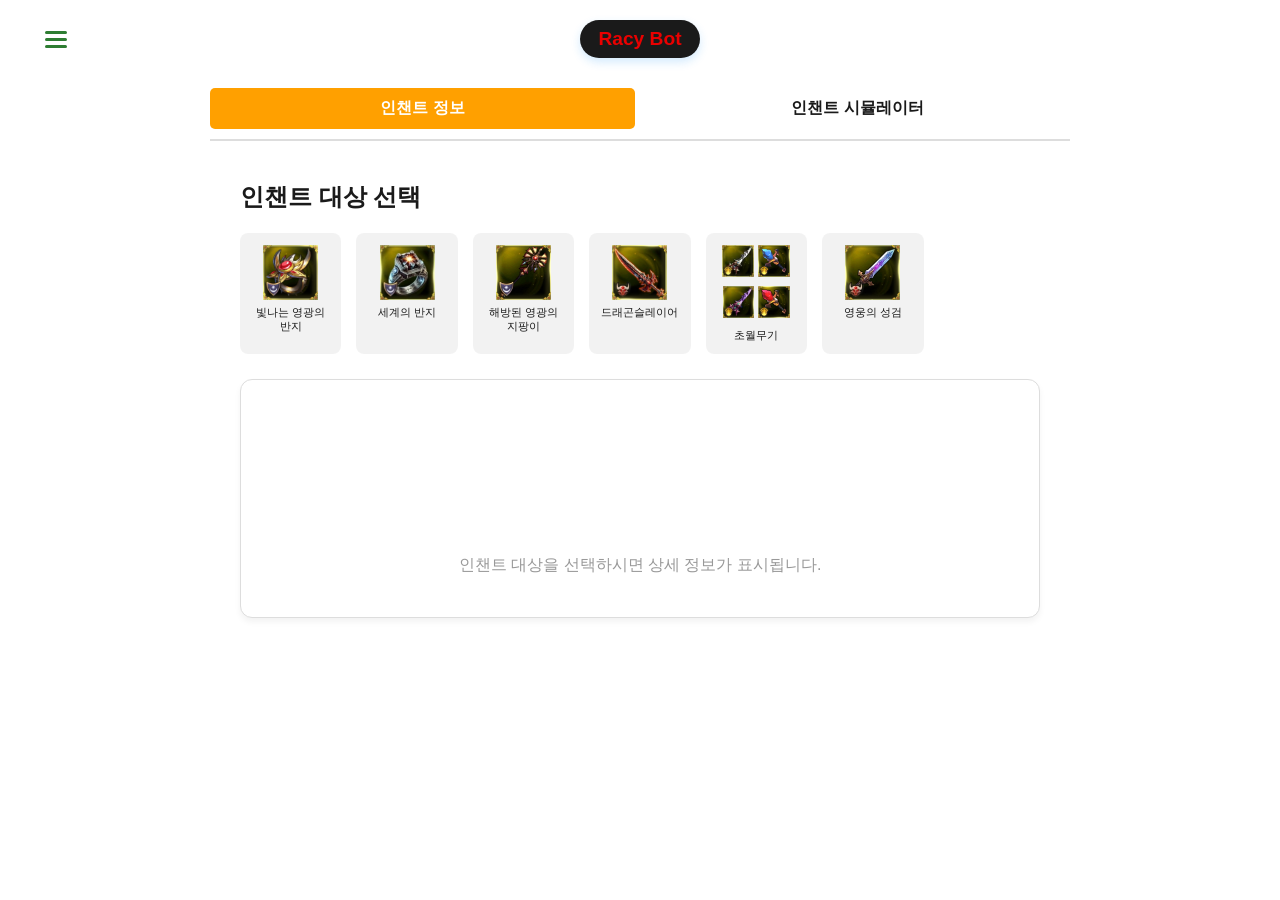
<file: enchant.html>
<!DOCTYPE html>
<html lang="ko">

<head>
    <meta charset="UTF-8">
    <meta name="viewport" content="width=device-width, initial-scale=1.0">
    <title>RacyBot</title>
    <link rel="stylesheet" href="style.css">
    <link rel="icon" href="./favicon.png" type="image/png">
</head>

<body>
    <header class="main-header">
        <div class="header-inner">
            <div class="nav-section left">
                <button class="hamburger-btn" onclick="toggleNavMenu()">
                    <span class="bar"></span>
                    <span class="bar"></span>
                    <span class="bar"></span>
                </button>

                <div id="navDropdown" class="nav-content">
                    <a href="statcalc.html">레벨 포인트</a>
                    <a href="hero-legend.html">영웅 강화</a>
                    <a href="hero-skill.html">영웅 스킬</a>
                    <a href="one-level.html">유일 레벨</a>
                    <a href="enchant.html">인챈트</a>

                    <div class="menu-dark-mode">
                        <span class="theme-text">Dark Mode</span>
                        <label class="theme-switch">
                            <input type="checkbox" id="darkModeToggle">
                            <div class="slider round"></div>
                        </label>
                    </div>
                </div>
            </div>

            <div class="nav-section center">
                <a href="index.html" class="logo-badge">Racy Bot</a>
            </div>

            <div class="nav-section right"></div>
        </div>
    </header>

    <div class="container">
        <div class="tab-menu">
            <button class="tab-btn active" onclick="switchTab('info-tab')">인챈트 정보</button>
            <button class="tab-btn" onclick="switchTab('sim-tab')">인챈트 시뮬레이터</button>
        </div>

        <div id="info-tab" class="tab-content active">
            <div class="enchant-layout">
                <aside class="enchant-list-side">
                    <h2>인챈트 대상 선택</h2>
                    <div id="enchant-item-list" class="enchant-grid">
                    </div>
                </aside>

                <main class="enchant-detail-side">
                    <div id="enchant-detail-card" class="detail-card">
                        <p class="placeholder-text">인챈트 대상을 선택하시면 상세 정보가 표시됩니다.</p>
                    </div>
                </main>
            </div>
        </div>

        <div id="sim-tab" class="tab-content">
            <div class="simulator-layout">
                <!-- 기존 sim-selector-zone 영역을 찾아서 아래 코드로 교체하세요 -->
                <div class="sim-selector-zone"
                    style="margin-bottom: 20px; font-size: 1.05rem; display: flex; align-items: center; justify-content: space-between; flex-wrap: wrap; gap: 10px;">
                    <div>
                        <label for="sim-target-select" style="font-weight: bold;">대상 아이템 선택 : </label>
                        <select id="sim-target-select" onchange="initSimulator()">
                        </select>
                    </div>

                    <!-- ✨ 이펙트 On/Off 토글 추가 -->
                    <div style="display: flex; align-items: center; gap: 10px;">
                        <span style="font-size: 0.95rem; font-weight: bold; color: var(--text);">이펙트 표시</span>
                        <label class="theme-switch">
                            <input type="checkbox" id="sim-effect-toggle" onchange="document.getElementById('sim-result-display').classList.toggle('effects-on', this.checked)">
                            <div class="slider round"></div>
                        </label>
                    </div>
                </div>
                <div class="sim-main-box">
                    <div class="sim-craft-section">
                        <div id="sim-materials-display" class="sim-materials">
                        </div>
                        <button class="action-btn" onclick="runSimulation()">인챈트 시작</button>
                    </div>
                    <div class="sim-result-section">
                        <div id="sim-result-display" class="sim-result-card">
                            <p class="placeholder-text" style="color: gray; font-size: 0.95rem;">대상 아이템을 선택하고 인챈트 버튼을
                                누르면 랜덤 옵션 결과가 표시됩니다.</p>
                        </div>
                    </div>
                </div>
            </div>
        </div>
    </div>

    <script src="enchant.js"></script>


    <script src="script.js"></script>
</body>

</html>
</file>
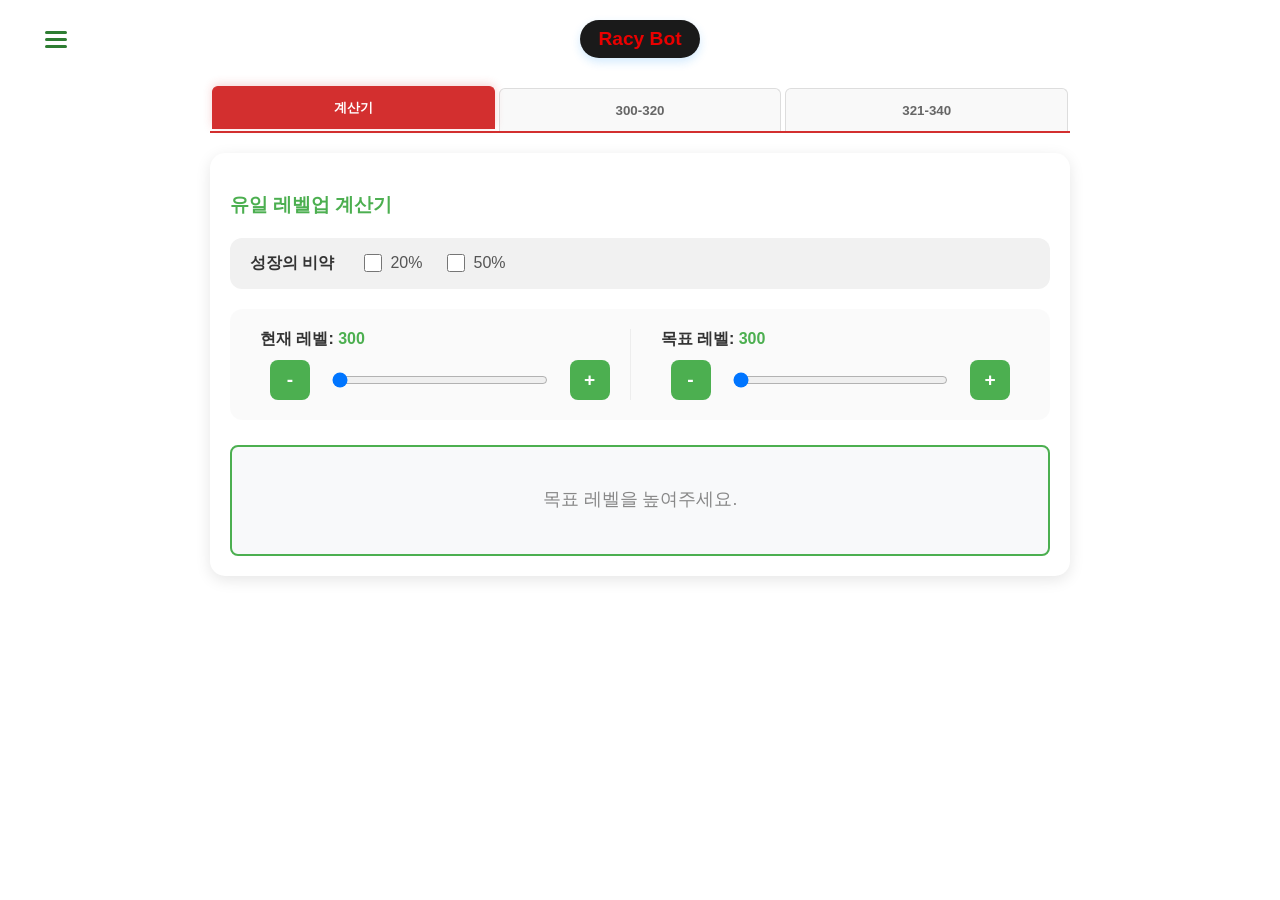
<file: one-level.html>
<!DOCTYPE html>
<html lang="ko">

<head>
    <meta charset="UTF-8">
    <meta name="viewport" content="width=device-width, initial-scale=1.0">
    <title>RacyBot</title>
    <link rel="stylesheet" href="style.css">
    <link rel="icon" href="./favicon.png" type="image/png">
</head>

<body>
    <header class="main-header">
        <div class="header-inner">
            <div class="nav-section left">
                <button class="hamburger-btn" onclick="toggleNavMenu()">
                    <span class="bar"></span>
                    <span class="bar"></span>
                    <span class="bar"></span>
                </button>

                <div id="navDropdown" class="nav-content">
                    <a href="statcalc.html">레벨 포인트</a>
                    <a href="hero-legend.html">영웅 강화</a>
                    <a href="hero-skill.html">영웅 스킬</a>
                    <a href="one-level.html">유일 레벨</a>
                    <a href="enchant.html">인챈트</a>

                    <div class="menu-dark-mode">
                        <span class="theme-text">Dark Mode</span>
                        <label class="theme-switch">
                            <input type="checkbox" id="darkModeToggle">
                            <div class="slider round"></div>
                        </label>
                    </div>
                </div>
            </div>

            <div class="nav-section center">
                <a href="index.html" class="logo-badge">Racy Bot</a>
            </div>

            <div class="nav-section right"></div>
        </div>
    </header>

    <div class="container">
        <div class="tab-container one-page-tabs">
            <button class="one-tab-btn active" onclick="changeOneTab('계산', this)">계산기</button>
            <button class="one-tab-btn" onclick="changeOneTab('300', this)">300-320</button>
            <button class="one-tab-btn" onclick="changeOneTab('321', this)">321-340</button>
        </div>

        <div id="one-table-view" class="view-section" style="display: none;">
            <div class="one-table-wrapper">
                <table class="one-level-table">
                    <thead>
                        <tr id="one-table-head"></tr>
                    </thead>
                    <tbody id="one-table-body"></tbody>
                </table>
            </div>
        </div>

        <div id="one-calc-view" class="view-section">
            <div class="calc-card">
                <h3 style="color: #4CAF50; margin-bottom: 20px;">유일 레벨업 계산기</h3>

                <div class="potion-row">
                    <label class="potion-title">성장의 비약</label>
                    <div class="potion-options">
                        <label class="potion-item">
                            <input type="checkbox" class="dc-check" value="0.2" onclick="handleOneDcCheck(this)">
                            <span>20%</span>
                        </label>
                        <label class="potion-item">
                            <input type="checkbox" class="dc-check" value="0.5" onclick="handleOneDcCheck(this)">
                            <span>50%</span>
                        </label>
                    </div>
                </div>

                <div class="level-container">
                    <div class="level-box">
                        <label class="level-label">현재 레벨: <span id="displayCurr">300</span></label>
                        <div class="slider-wrapper">
                            <button class="adjust-btn" onclick="adjustOneLv('curr', -1)">-</button>
                            <input type="range" id="sliderCurr" min="300" max="340" value="300"
                                oninput="syncOneLv('curr')">
                            <button class="adjust-btn" onclick="adjustOneLv('curr', 1)">+</button>
                        </div>
                    </div>

                    <div class="level-box">
                        <label class="level-label">목표 레벨: <span id="displayTarget">300</span></label>
                        <div class="slider-wrapper">
                            <button class="adjust-btn" onclick="adjustOneLv('target', -1)">-</button>
                            <input type="range" id="sliderTarget" min="300" max="340" value="300"
                                oninput="syncOneLv('target')">
                            <button class="adjust-btn" onclick="adjustOneLv('target', 1)">+</button>
                        </div>
                    </div>
                </div>

                <div id="one-calc-result" class="result-box" style="margin-top: 25px; border: 2px solid #4CAF50;">
                </div>
            </div>
        </div>

        <div id="one-table-view" class="view-section" style="display: none;">
            <div class="table-container">
                <table class="upgrade-table">
                    <thead>
                        <tr id="one-table-head"></tr>
                    </thead>
                    <tbody id="one-table-body"></tbody>
                </table>
            </div>
        </div>
    </div>

    <script src="script.js"></script>
</body>

</html>
</file>
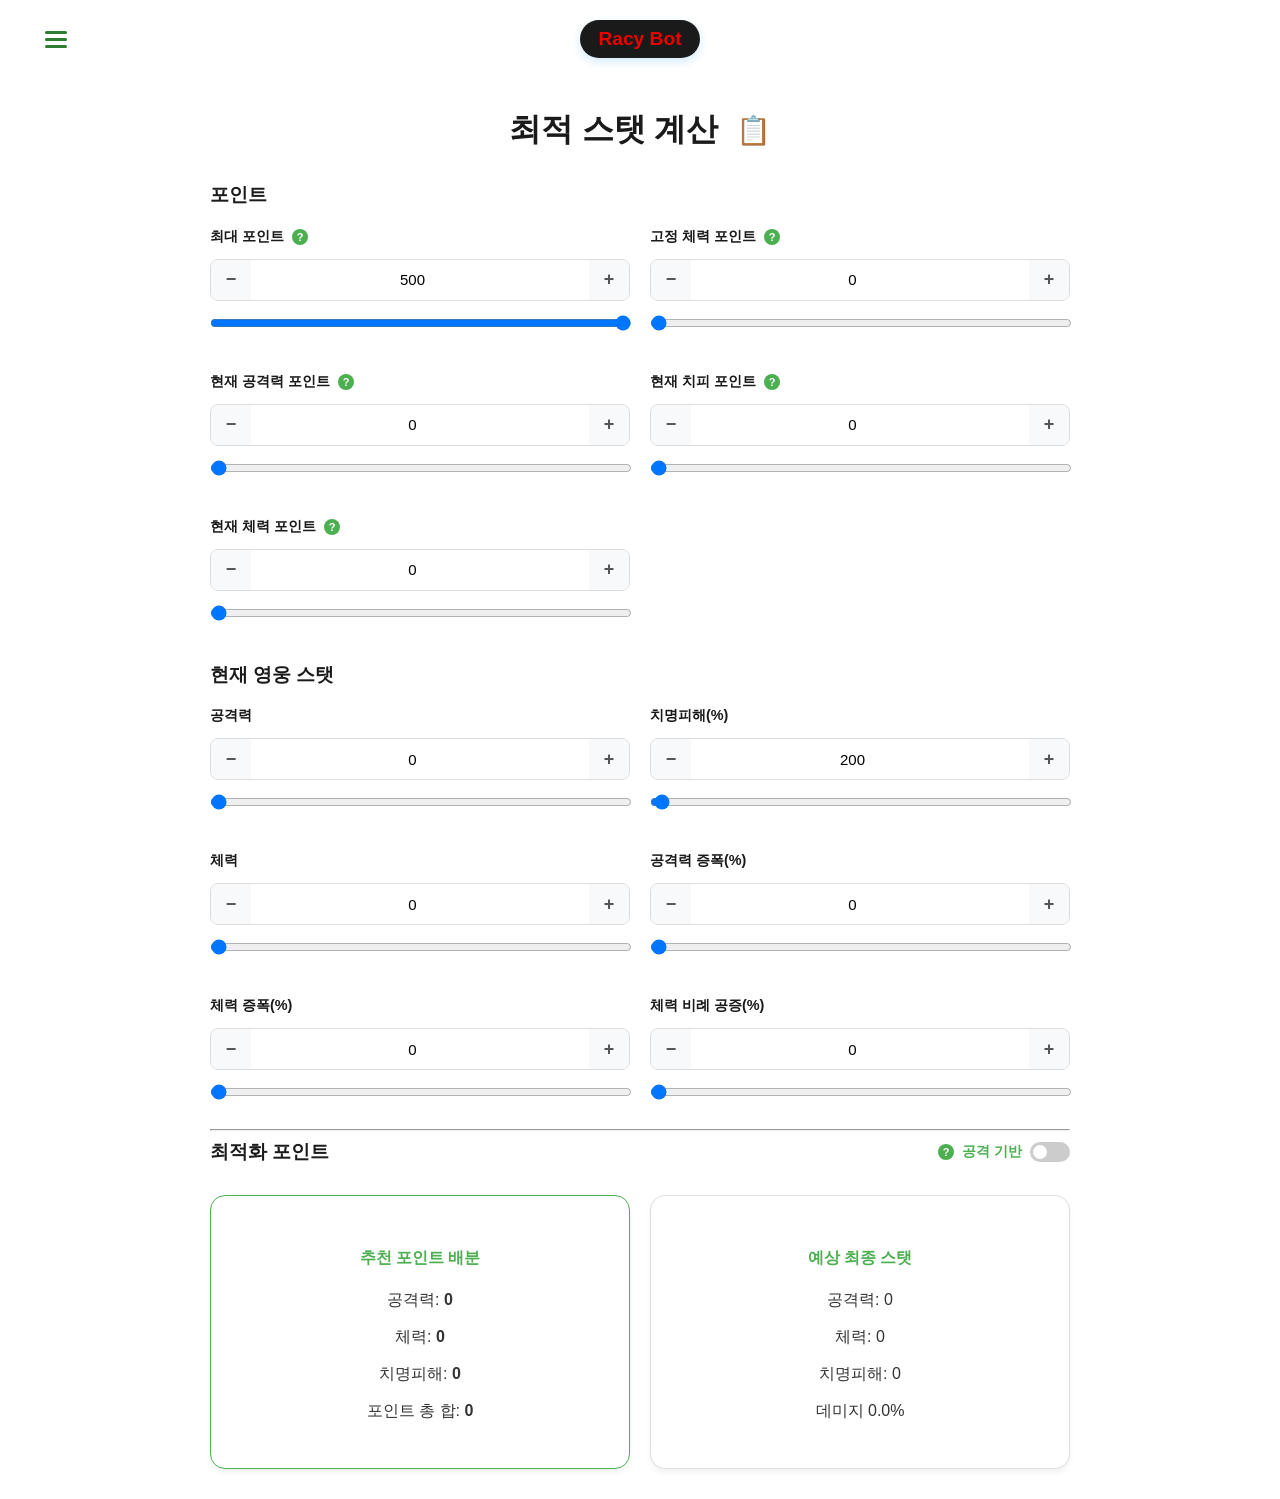
<file: statcalc.html>
<!DOCTYPE html>
<html lang="ko">

<head>
    <meta charset="UTF-8">
    <meta name="viewport" content="width=device-width, initial-scale=1.0">
    <title>RacyBot</title>
    <link rel="stylesheet" href="style.css">
    <link rel="icon" href="./favicon.png" type="image/png">
</head>

<body>
    <header class="main-header">
        <div class="header-inner">
            <div class="nav-section left">
                <button class="hamburger-btn" onclick="toggleNavMenu()">
                    <span class="bar"></span>
                    <span class="bar"></span>
                    <span class="bar"></span>
                </button>

                <div id="navDropdown" class="nav-content">
                    <a href="statcalc.html">레벨 포인트</a>
                    <a href="hero-legend.html">영웅 강화</a>
                    <a href="hero-skill.html">영웅 스킬</a>
                    <a href="one-level.html">유일 레벨</a>
                    <a href="enchant.html">인챈트</a>

                    <div class="menu-dark-mode">
                        <span class="theme-text">Dark Mode</span>
                        <label class="theme-switch">
                            <input type="checkbox" id="darkModeToggle">
                            <div class="slider round"></div>
                        </label>
                    </div>
                </div>
            </div>

            <div class="nav-section center">
                <a href="index.html" class="logo-badge">Racy Bot</a>
            </div>

            <div class="nav-section right"></div>
        </div>
    </header>


    <div class="container">
        <h1 class="main-title">최적 스탯 계산
            <span class="notice-badge" onclick="openModal()">📋</span>
        </h1>
        <section class="input-section">
            <h3>포인트 </h3>
            <!-- <h3>포인트 <span class="info-icon large-icon" data-tooltip="유일 영웅의 경우 기본 포인트 제외해야 함">?</span></h3> -->
            <div class="input-grid">
                <div class="input-item">
                    <label>최대 포인트 <span class="info-icon" data-tooltip="사용 가능한 최대 포인트">?</span></label>
                    <div class="control-wrapper">
                        <button type="button" class="btn-minus" onclick="stepUpdate('maxPoints', -1)">−</button>
                        <input type="number" id="maxPoints" value="500" min="0" max="500">
                        <button type="button" class="btn-plus" onclick="stepUpdate('maxPoints', 1)">+</button>
                    </div>
                    <input type="range" class="range-slider" min="0" max="500" step="1" value="500"
                        oninput="document.getElementById('maxPoints').value = this.value; calculateStats();">
                </div>
                <div class="input-item">
                    <label>고정 체력 포인트 <span class="info-icon"
                            data-tooltip="체력이 일정 이상 필요 할 때 고정하고 싶은 체력 포인트">?</span></label>
                    <div class="control-wrapper">
                        <button type="button" class="btn-minus" onclick="stepUpdate('fixedHpPoints', -1)">−</button>
                        <input type="number" id="fixedHpPoints" value="0" min="0" max="500">
                        <button type="button" class="btn-plus" onclick="stepUpdate('fixedHpPoints', 1)">+</button>
                    </div>
                    <input type="range" class="range-slider" min="0" max="500" step="1" value="0"
                        oninput="document.getElementById('fixedHpPoints').value = this.value; calculateStats();">
                </div>

                <div class="input-item">
                    <label>현재 공격력 포인트 <span class="info-icon" data-tooltip="현재 영웅의 공격력 포인트">?</span></label>
                    <div class="control-wrapper">
                        <button type="button" class="btn-minus" onclick="stepUpdate('attackPoints', -1)">−</button>
                        <input type="number" id="attackPoints" value="0" min="0" max="500">
                        <button type="button" class="btn-plus" onclick="stepUpdate('attackPoints', 1)">+</button>
                    </div>
                    <input type="range" class="range-slider" min="0" max="500" step="1" value="0"
                        oninput="document.getElementById('attackPoints').value = this.value; calculateStats();">
                </div>

                <div class="input-item">
                    <label>현재 치피 포인트 <span class="info-icon" data-tooltip="현재 영웅의 치명피해 포인트">?</span></label>
                    <div class="control-wrapper">
                        <button type="button" class="btn-minus" onclick="stepUpdate('critDamagePoints', -1)">−</button>
                        <input type="number" id="critDamagePoints" value="0" min="0" max="500">
                        <button type="button" class="btn-plus" onclick="stepUpdate('critDamagePoints', 1)">+</button>
                    </div>
                    <input type="range" class="range-slider" min="0" max="500" step="1" value="0"
                        oninput="document.getElementById('critDamagePoints').value = this.value; calculateStats();">
                </div>

                <div class="input-item">
                    <label>현재 체력 포인트 <span class="info-icon" data-tooltip="현재 영웅의 체력 포인트">?</span></label>
                    <div class="control-wrapper">
                        <button type="button" class="btn-minus" onclick="stepUpdate('hpPoints', -1)">−</button>
                        <input type="number" id="hpPoints" value="0" min="0" max="500">
                        <button type="button" class="btn-plus" onclick="stepUpdate('hpPoints', 1)">+</button>
                    </div>
                    <input type="range" class="range-slider" min="0" max="500" step="1" value="0"
                        oninput="document.getElementById('hpPoints').value = this.value; calculateStats();">
                </div>
            </div>

            <h3 style="margin-top: 20px;">현재 영웅 스탯</h3>
            <div class="input-grid">
                <div class="input-item">
                    <label>공격력</label>
                    <div class="control-wrapper">
                        <button type="button" class="btn-minus" onclick="stepUpdate('currentAttack', -1)">−</button>
                        <input type="number" id="currentAttack" value="0" min="0" max="30000000">
                        <button type="button" class="btn-plus" onclick="stepUpdate('currentAttack', 1)">+</button>
                    </div>
                    <input type="range" class="range-slider" min="0" max="30000000" step="10" value="0"
                        oninput="document.getElementById('currentAttack').value = this.value; calculateStats();">
                </div>

                <div class="input-item">
                    <label>치명피해(%)</label>
                    <div class="control-wrapper">
                        <button type="button" class="btn-minus" onclick="stepUpdate('currentCritDamage', -1)">−</button>
                        <input type="number" id="currentCritDamage" value="200" min="0" max="15000">
                        <button type="button" class="btn-plus" onclick="stepUpdate('currentCritDamage', 1)">+</button>
                    </div>
                    <input type="range" class="range-slider" min="100" max="15000" step="1" value="200"
                        oninput="document.getElementById('currentCritDamage').value = this.value; calculateStats();">
                </div>

                <div class="input-item">
                    <label>체력</label>
                    <div class="control-wrapper">
                        <button type="button" class="btn-minus" onclick="stepUpdate('currentHp', -1)">−</button>
                        <input type="number" id="currentHp" value="0" min="0" max="10000000">
                        <button type="button" class="btn-plus" onclick="stepUpdate('currentHp', 1)">+</button>
                    </div>
                    <input type="range" class="range-slider" min="0" max="10000000" step="1" value="0"
                        oninput="document.getElementById('currentHp').value = this.value; calculateStats();">
                </div>

                <div class="input-item">
                    <label>공격력 증폭(%)</label>
                    <div class="control-wrapper">
                        <button type="button" class="btn-minus" onclick="stepUpdate('attackMultiplier', -1)">−</button>
                        <input type="number" id="attackMultiplier" value="0" min="0" max="600" step="0.1">
                        <button type="button" class="btn-plus" onclick="stepUpdate('attackMultiplier', 1)">+</button>
                    </div>
                    <input type="range" class="range-slider" min="0" max="600" step="0.1" value="0"
                        oninput="document.getElementById('attackMultiplier').value = this.value; calculateStats();">
                </div>

                <div class="input-item">
                    <label>체력 증폭(%)</label>
                    <div class="control-wrapper">
                        <button type="button" class="btn-minus" onclick="stepUpdate('hpMultiplier', -1)">−</button>
                        <input type="number" id="hpMultiplier" value="0" min="0" max="70" step="0.1">
                        <button type="button" class="btn-plus" onclick="stepUpdate('hpMultiplier', 1)">+</button>
                    </div>
                    <input type="range" class="range-slider" min="0" max="70" step="0.1" value="0"
                        oninput="document.getElementById('hpMultiplier').value = this.value; calculateStats();">
                </div>

                <div class="input-item">
                    <label>체력 비례 공증(%)</label>
                    <div class="control-wrapper">
                        <button type="button" class="btn-minus" onclick="stepUpdate('attackScalingByHp', -1)">−</button>
                        <input type="number" id="attackScalingByHp" value="0" min="0" max="15" step="0.1">
                        <button type="button" class="btn-plus" onclick="stepUpdate('attackScalingByHp', 1)">+</button>
                    </div>
                    <input type="range" class="range-slider" min="0" max="15" step="0.1" value="0"
                        oninput="document.getElementById('attackScalingByHp').value = this.value; calculateStats();">
                </div>
            </div>
        </section>

        <hr>

        <section class="result-section">
            <div style="display: flex; justify-content: space-between; align-items: center; margin-bottom: 15px;">
                <h3 style="margin: 0;">최적화 포인트</h3>
                <div style="display: flex; align-items: center; gap: 8px;">
                    <span class="info-icon" data-tooltip="딜탱이라 공격력 대신 체력을 찍을 경우 체크 / 체력 기반일 경우 체비공 입력 필수">?</span>
                    <span id="modeText" style="font-size: 0.85em; font-weight: bold; color: #4CAF50;">공격 기반</span>
                    <label class="switch" style="position: relative; display: inline-block; width: 40px; height: 20px;">
                        <input type="checkbox" id="calcModeToggle" onchange="toggleCalcMode()"
                            style="opacity: 0; width: 0; height: 0;">
                        <span class="slider-toggle"></span>
                    </label>
                </div>
            </div>

            <div class="menu-grid">
                <div class="menu-tile" style="cursor: default; border-color: #4CAF50;">
                    <h4 style="color: #4CAF50;">추천 포인트 배분</h4>
                    <p>공격력: <strong id="finalAtkPoints">0</strong></p>
                    <p>체력: <strong id="finalHpPoints">0</strong></p>
                    <p>치명피해: <strong id="finalCritPoints">0</strong></p>
                    <p>포인트 총 합: <strong id="finalSumPoints">0</strong></p>
                </div>
                <div class="menu-tile" style="cursor: default;">
                    <h4 style="color: #4CAF50;">예상 최종 스탯</h4>
                    <p>공격력: <span id="finalAtkStat">0</span></p>
                    <p>체력: <span id="finalHpStat">0</span></p>
                    <p>치명피해: <span id="finalCritStat">0</span></p>
                    <p>데미지 <span id="finalDamageIncreaseRate">0.0%</span></p>
                </div>
            </div>
        </section>
    </div>
    <div id="guideModal" class="modal">
        <div class="modal-content">
            <span class="close-btn" onclick="closeModal()">&times;</span>
            <h3 style="color: var(--primary); margin-top: 0;">Commnet</h3>
            <hr>
            <div class="modal-body" style="text-align: left; line-height: 1.7;">
                <p>데미지는 공격력과 치명피해에 비례 관계인 것을 바탕으로 계산되었습니다.</p>
                <p>방어 무시 데미지는 치명타 데미지 대비 미미한 수준으로 가정합니다.</p>
                <p>아이템이나 스킬의 효과에 의한 버프는 계산에 포함되지 않습니다.</p>
                <p>결과값 차이가 크지 않다면 현재 스탯을 유지하셔도 무방합니다.</p>
                <p>유일 등급 영웅은 기본 포인트를 제외하고 입력해야 합니다.</p>
                <p>포인트 초기화 기능이 별도로 있으니, 스탯 재분배를 위해 레벨 초기화를 하지 않도록 주의해 주세요.</p>
            </div>
        </div>
    </div>

    <script src="script.js"></script>
</body>

</html>
</file>
<file: style.css>
/* 1. 기본 설정 (Global) */
:root {
    /* 라이트 모드 변수 정의 */
    --card: #ffffff;
    --text: #1a1a1a;  /* 흐릿한 #333보다 더 진한 검정 */
    --border: #dddddd;
    --primary: #4CAF50;
    --secondary: #3a86ff;
    --radius: 12px;
}

body.dark-mode {
    /* 다크 모드 변수 정의 */
    --card: #2a2a2a;
    --text: #ffffff;
    --border: #444444;
    
    background-color: #1e1e1e;
    color: #ffffff;
}

body {
    background-color: var(--card); /* 이제 변수를 사용합니다 */
    color: var(--text);
    font-family: sans-serif;
    padding: 10px;
    margin: 0;
    transition: background-color 0.4s, color 0.4s;
}

/* 2. 레이아웃 (Layout) */
.container {
    width: 100%; /* 전체 폭을 쓰되 */
    max-width: 800px;
    margin: 0 auto;
    padding: 70px 20px 20px 20px; /* 좌우에 고정값(20px) 여백을 줌 */
    box-sizing: border-box; /* 패딩이 전체 폭에 포함되도록 설정 */
}

/* 1. 로고를 중앙에 배치하는 컨테이너 */
.header-container {
    display: flex;
    justify-content: center;
    padding: 0px 0 10px 0; /* 위쪽 여백 15px로 깔끔하게 고정 */
    position: relative;
    width: 100%;
}

/* 2. 로고 배지 (글자 주변에만 배경색) */
.logo-badge {
    background-color: #1a1a1a;
    color: rgb(234, 0, 0);
    padding: 8px 22px; /* 상하 8px, 좌우 22px로 비율 조정 */
    border-radius: 50px; /* 완벽하게 둥근 캡슐 모양 */
    font-size: 1.25rem;
    font-weight: 800;
    text-decoration: none;
    box-shadow: 0 1px 16px rgba(33, 243, 121, 0.11);
    transition: background-color 0.2s, transform 0.2s;
}

.logo-badge:hover {
    background-color: #242424;
    transform: scale(1.03); /* 크기만 아주 살짝 키워서 클릭감 제공 */
}

/* 헤더 전체 배경 및 높이 고정 */
.main-header {
    width: 100%;
    padding: 10px 0;
    position: relative;
    top: 0;
    z-index: 1000;
}

.header-inner {
    max-width: 1200px;
    margin: 0 auto;
    display: flex;
    justify-content: space-between;
    align-items: center; /* 모든 요소의 높이 중앙 정렬 */
    padding: 0 20px;
    position: relative;
}

/* 3분할 섹션 */
.nav-section {
    flex: 1;
    display: flex;
    align-items: center;
}
.nav-section.center {
    justify-content: center;
    flex: 0 0 auto; /* 로고는 공간을 억지로 줄이지 않음 */
}
.nav-section.right {
    justify-content: flex-end;
}

/* 로고: 절대 잘리지 않게 설정 */
.logo-badge {
    background-color: #1a1a1a;
    color: rgb(234, 0, 0);
    padding: 8px 18px;
    border-radius: 50px;
    font-size: 1.2rem;
    font-weight: 800;
    text-decoration: none;
    white-space: nowrap; /* 글자 잘림/줄바꿈 방지 필수! */
    box-shadow: 0 4px 10px rgba(33, 150, 243, 0.2);
}

/* 하단 안내 섹션 */
.info-section {
    margin: 40px auto;      /* 위아래 40px 여백, 중앙 정렬 */
    max-width: 600px;       /* PC에선 메뉴 2개 정도 너비 */
    width: auto;            /* [수정] 100% 대신 auto를 써서 부모 패딩 안으로 쏙 들어가게 함 */
    text-align: center;
    /* 모바일에서 다른 메뉴 타일들과 좌우 간격을 맞추기 위해 */
    box-sizing: border-box; 
}

.info-card {
    background-color: var(--card);
    border: 1px solid var(--border);
    border-radius: var(--radius); /* 메뉴와 동일한 둥글기 */
    padding: 25px;
    box-shadow: 0 4px 6px rgba(0,0,0,0.05);
    
    /* [추가] 모바일에서 박스 자체가 너무 찰싹 붙지 않게 */
    margin: 0 5px; 
}

/* 다크모드 대응 */
body.dark-mode .info-card {
    background-color: #2c2c2c;
    border-color: #444;
}

/* 문의처 영역 정렬 */
.contact-area {
    margin-top: 20px;
    display: flex;
    flex-direction: column;
    gap: 12px; /* 줄 간격 */
    align-items: center; /* 가로 중앙 정렬 */
}

.contact-row {
    display: flex;
    align-items: center;
    gap: 10px;
    font-weight: bold;
    color: var(--text);
    font-size: 0.95rem;
}

/* 버튼 공통 스타일 */
.link-btn {
    text-decoration: none;
    padding: 6px 14px;
    border-radius: 6px;
    font-size: 0.85rem;
    font-weight: bold;
    transition: transform 0.2s, filter 0.2s;
    display: inline-block;
}

.link-btn:hover {
    transform: translateY(-2px);
    filter: brightness(0.95);
}

/* 카톡 버튼 (노란색) */
.link-btn.kakao {
    background-color: #FEE500;
    color: #191919;
}

/* 네이버 카페 버튼 (초록색) */
.link-btn.cafe {
    background-color: #03C75A;
    color: #fff;
}

/* 다크모드 대응 */
body.dark-mode .info-card {
    background-color: #2c2c2c;
    box-shadow: 0 4px 15px rgba(0,0,0,0.2);
}

.contact-area {
    margin-top: 20px;
    display: flex;
    justify-content: center; /* 중앙 정렬 */
}

.button-group {
    display: flex;
    gap: 10px; /* 버튼 사이 간격 */
    width: 100%;
    max-width: 400px; /* 너무 퍼지지 않게 제한 */
}

.link-btn {
    flex: 1; /* 버튼 너비를 동일하게 배분 */
    display: flex;
    align-items: center;
    justify-content: center;
    padding: 12px 10px;
    border-radius: 8px;
    text-decoration: none;
    font-weight: bold;
    font-size: 0.9rem;
    transition: transform 0.2s, opacity 0.2s;
}

.brand-name {
    color: #e74c3c; /* 포인트 레드 색상 */
    font-weight: bold;
}

/* 카카오톡 버튼 색상 */
.kakao {
    background-color: #FEE500;
    color: #3C1E1E;
}

/* 네이버 카페 버튼 색상 */
.cafe {
    background-color: #03C75A;
    color: #fff;
}

.link-btn:hover {
    opacity: 0.9;
    transform: translateY(-2px); /* 살짝 떠오르는 효과 */
}

/* 햄버거 버튼 */
.hamburger-btn {
    background: none;
    border: none;
    cursor: pointer;
    display: flex;
    flex-direction: column;
    gap: 4px; /* 바 사이 간격 */
    padding: 5px;
}
.bar {
    width: 22px;
    height: 3px;
    background-color: #2E7D32;
    border-radius: 2px;
}

/* 드롭다운: 목록이 수직으로 나오게 설정 */
.nav-content {
    display: none;
    flex-direction: column;
    position: absolute;
    top: 50px;
    left: 20px;
    background-color: white;
    min-width: 200px;
    border-radius: 12px;
    box-shadow: 0 10px 25px rgba(0,0,0,0.15);
    flex-direction: column; /* 목록을 세로로 정렬! */
    overflow: hidden;
}

/* 메뉴 내부 다크모드 섹션 */
.menu-dark-mode {
    display: flex;
    justify-content: space-between;
    align-items: center;
    padding: 15px 20px;
    background-color: #f9f9f9; 
    border-top: 1px solid #eee;
}

/* 2. 다크모드 활성화 시 (구분감 확실하게!) */
body.dark-mode .menu-dark-mode {
    /* 배경을 메뉴 리스트보다 아주 살짝 더 어둡게 해서 구분감을 줍니다 */
    background-color: #242424; 
    border-top: 1px solid #444;
}

/* 3. 다크모드일 때 글자색 강제 설정 */
body.dark-mode .menu-dark-mode .theme-text {
    color: #ffffff !important; /* 순백색으로 올려서 가독성 확보 */
    font-weight: 700; /* 글자를 조금 더 두껍게 해서 강조 */
    opacity: 0.9; /* 너무 눈부시지 않게 살짝만 조절 */
}

/* (보너스) 햄버거 메뉴 리스트 자체의 다크모드 배경도 점검 */
body.dark-mode .nav-content {
    background-color: #2c2c2c; /* 전체 메뉴 배경 */
    border: 1px solid #444;
}

/* 메뉴 안의 텍스트 스타일 */
.menu-dark-mode .theme-text {
    font-size: 0.9rem;
    font-weight: 600;
    color: #555;
}

body.dark-mode .menu-dark-mode .theme-text {
    color: #ccc;
}

/* 오른쪽 섹션이 비어도 중앙 정렬을 유지하기 위해 */
.nav-section.right {
    flex: 1; 
}

.nav-content.show { display: flex; } /* 열릴 때 flex로 변경 */

.nav-content a {
    padding: 15px 20px;
    text-decoration: none;
    color: #333;
    font-weight: 600;
    border-bottom: 1px solid #f0f0f0;
}
.nav-content a:last-child { border-bottom: none; }
.nav-content a:hover { background-color: #f8f9fa; }

/* 다크모드 대응 */
body.dark-mode .nav-content { background-color: #2c2c2c; }
body.dark-mode .nav-content a { color: #eee; border-color: #3d3d3d; }
body.dark-mode .nav-content a:hover { background-color: #3d3d3d; }

/* 3. 다크모드 토글 스위치 (Component) */
.theme-switch-wrapper {
    display: flex;
    align-items: center;
    gap: 10px;
    /* absolute와 top을 제거하여 부모(.header-inner)의 align-items: center 설정을 따르게 합니다 */
    position: relative; 
    /* 오른쪽 끝 정렬은 이미 부모의 justify-content: space-between이 해주고 있으므로 여백 설정 불필요 */
}

.theme-switch {
    display: inline-block;
    height: 24px;
    position: relative;
    width: 44px;
}

.theme-switch input {
    display: none;
}

.slider {
    background-color: #ccc;
    position: absolute;
    cursor: pointer;
    top: 0; left: 0; right: 0; bottom: 0;
    transition: 0.4s;
    border-radius: 34px;
}

.slider:before {
    background-color: #fff;
    content: "";
    height: 18px;
    width: 18px;
    left: 3px;
    bottom: 3px;
    position: absolute;
    transition: 0.4s;
    border-radius: 50%;
    box-shadow: 0 2px 5px rgba(0,0,0,0.2);
}

input:checked + .slider {
    background-color: #2E7D32;
}

input:checked + .slider:before {
    transform: translateX(20px);
}

/* 텍스트 높이 정렬 */
.theme-text {
    font-size: 14px;
    font-weight: 500;
    line-height: 1; /* 텍스트 줄높이를 맞춰서 스위치와 수평을 맞춤 */
}

.adjust-btn {
    width: 40px;
    height: 40px;
    border: none;
    background: #4CAF50;
    color: white;
    font-size: 1.2rem;
    font-weight: bold;
    border-radius: 8px;
    cursor: pointer;
    margin: 0 10px;
}

.adjust-btn:active {
    background: #388E3C;
    transform: scale(0.95);
}

input[type=range] {
    cursor: pointer;
}


/* 4. 메인 메뉴 타일 (index.html 전용) */
.menu-grid {
    display: grid;
    grid-template-columns: repeat(auto-fit, minmax(250px, 1fr));
    gap: 20px;
    margin-top: 30px;
}

.menu-tile {
    background: white;
    border: 1px solid #ddd;
    border-radius: 15px;
    padding: 30px;
    text-align: center;
    text-decoration: none;
    color: #333;
    transition: transform 0.2s, box-shadow 0.2s;
    box-shadow: 0 4px 6px rgba(0,0,0,0.05);
}

.menu-tile:hover {
    transform: translateY(-5px);
    box-shadow: 0 8px 15px rgba(0,0,0,0.1);
}

/* 5. 계산기 입력창 (calculator.html 전용) */

/* 기본 가로 배치 (PC) */
.input-grid {
    display: grid;
    grid-template-columns: repeat(2, 1fr); /* PC에선 2열 */
    gap: 20px;
}

/* 모바일 대응 (768px 이하) */
@media (max-width: 768px) {
    .input-grid {
        grid-template-columns: 1fr; /* 모바일에선 1열 */
    }

    .control-wrapper {
        display: flex;
        align-items: center;
        gap: 10px;
    }

    .control-wrapper input {
        flex: 1; /* 인풋이 가운데 꽉 차게 */
        text-align: center;
    }

    /* +, - 버튼 스타일 */
    .btn-minus, .btn-plus {
        width: 40px;
        height: 40px;
        background-color: #f0f0f0;
        border: 1px solid #ddd;
        border-radius: 4px;
        font-size: 20px;
        cursor: pointer;
    }
    
    body.dark-mode .btn-minus, 
    body.dark-mode .btn-plus {
        background-color: #444;
        color: white;
        border-color: #555;
    }
}

input[type="range"].range-slider {
    width: 100%; 
    margin: 5px 0;
    /* 브라우저가 기본으로 넣는 양옆 여백을 제거 */
    padding: 0; 
    cursor: pointer;
    /* 슬라이더 높이를 고정해서 위치 이탈 방지 */
}

/* 버튼과 인풋을 감싸는 컨테이너 */
.control-wrapper {
    display: flex;
    align-items: center;
    border: 1px solid #ddd;
    border-radius: 8px; /* 전체를 둥글게 */
    overflow: hidden; /* 내부 요소가 삐져나오지 않게 */
    background: #fff;
    transition: border-color 0.3s;
}

/* 스위치 토글 디자인 */
.slider-toggle {
    position: absolute;
    cursor: pointer;
    top: 0; left: 0; right: 0; bottom: 0;
    background-color: #ccc;
    transition: .4s;
    border-radius: 20px;
}
.slider-toggle:before {
    position: absolute;
    content: "";
    height: 14px; width: 14px;
    left: 3px; bottom: 3px;
    background-color: white;
    transition: .4s;
    border-radius: 50%;
}
input:checked + .slider-toggle { background-color: #2196F3; } /* 체크 시 파란색(체력) */
input:checked + .slider-toggle:before { transform: translateX(20px); }


/* 포커스 되었을 때 테두리를 초록색으로! */
.control-wrapper:focus-within {
    border-color: #4CAF50;
    box-shadow: 0 0 0 2px rgba(76, 175, 80, 0.1);
}

/* +, - 버튼 공통 스타일 */
.btn-minus, .btn-plus {
    width: 40px;
    height: 40px;
    background-color: #f8f9fa;
    border: none; /* 기존 테두리 제거 */
    font-size: 18px;
    font-weight: bold;
    color: #555;
    cursor: pointer;
    transition: background 0.2s, color 0.2s;
}

/* 마우스 올렸을 때 (PC용 효과) */
.btn-minus:hover, .btn-plus:hover {
    background-color: #e9ecef;
    color: #4CAF50; /* 글자도 초록색으로 */
}

/* 숫자 입력창 스타일 */
.control-wrapper input[type="number"] {
    flex: 1;
    height: 15px;
    border: none !important; /* 내부 테두리 제거 */
    text-align: center;
    font-size: 15px;
    outline: none;
    background: transparent;
}

/* 다크모드 대응 */
body.dark-mode .control-wrapper {
    background: #333;
    border-color: #444;
}
body.dark-mode .btn-minus, 
body.dark-mode .btn-plus {
    background-color: #3d3d3d;
    color: #ccc;
}
body.dark-mode .btn-minus:hover, 
body.dark-mode .btn-plus:hover {
    background-color: #4a4a4a;
    color: #4CAF50;
}

.input-item {
    display: flex;
    flex-direction: column;
}

.input-item label {
    font-size: 0.9rem;
    margin-bottom: 5px;
    font-weight: bold;
}

.input-item input {
    padding: 8px;
    border: 1px solid #ccc;
    border-radius: 4px;
}

/* 모달 배경 */
.modal {
    display: none;
    position: fixed;
    z-index: 2000;
    left: 0; top: 0;
    width: 100%; height: 100%;
    background-color: rgba(0, 0, 0, 0.7);
    backdrop-filter: blur(5px);
}

/* 모달 컨텐츠 박스 */
.modal-content {
    background-color: var(--card); /* 상단에서 정의한 변수 사용 */
    color: var(--text);           /* 상단에서 정의한 변수 사용 */
    margin: 15% auto;
    padding: 30px;
    border-radius: var(--radius);
    width: 85%;
    max-width: 500px;
    position: relative;
    box-shadow: 0 15px 40px rgba(0,0,0,0.2);
    border: 1px solid var(--border);
    border-top: 5px solid var(--secondary); /* 확성기 테마 색상 */
    transition: background-color 0.3s, color 0.3s;
}

/* 닫기 버튼 */
.close-btn {
    position: absolute;
    right: 20px; top: 15px;
    font-size: 30px;
    cursor: pointer;
    color: #888;
}
.close-btn:hover { color: var(--primary); }

/* 모달 내부 문단 가독성 */
.modal-body p {
    color: var(--text);
    opacity: 1; /* 흐릿함 방지 */
    line-height: 1.7;
    margin-bottom: 12px;
    font-weight: 500; /* 글자를 살짝 두껍게 */
}

.main-title {
    display: flex;
    align-items: center;    /* 아이콘과 텍스트 높이 맞춤 */
    justify-content: center; /* 가로 중앙 정렬 */
    text-align: center;
    margin-top: 20px;
    margin-bottom: 30px;
    gap: 10px;
    width: 100%;
}

.notice-badge {
    display: inline-flex;
    align-items: center;
    justify-content: center;
    
    /* 배경 및 테두리 제거 */
    background: none !important;
    border: none !important;
    box-shadow: none !important;
    
    /* [수정 포인트] 위로 4px 이동 (음수값이 위로 올라가는 것) */
    transform: translateY(-0px);

    /* 크기 및 위치 조정 */
    width: auto;   /* 고정 크기 해제 */
    height: auto;
    font-size: 28px; /* 아이콘 크기를 시원하게 키움 */
    cursor: pointer;
    vertical-align: middle;
    margin-left: 8px;
    
    /* 약간의 애니메이션만 유지 */
    transition: transform 0.2s ease;
}

.notice-badge:hover {
    transform: scale(1.2); /* 마우스 올리면 살짝 커지며 회전 */
}

.notice-badge:active {
    transform: scale(0.9); /* 클릭 시 쏙 들어가는 느낌 */
}

.modal-content h3 {
    display: flex;
    align-items: center;
    gap: 8px;
}

.modal-content h3::before {
    content: '📋'; /* 제목 앞에 추가 */
}

/* 모달 컨텐츠 박스 */
.modal-content {
    /* 1. 배경색: 변수가 없으면 흰색을 기본으로 하되, 다크모드 클래스에 따라 변하게 함 */
    background-color: var(--card) !important; 
    
    /* 2. 글자색: 배경에 맞춰 자동으로 변하도록 설정 */
    color: var(--text) !important; 
    
    margin: 15% auto;
    padding: 30px;
    border-radius: var(--radius);
    width: 85%;
    max-width: 500px;
    position: relative;
    box-shadow: 0 15px 40px rgba(0,0,0,0.4); /* 그림자도 좀 더 깊게 */
    border: 1px solid var(--border);
    
    /* 혹시 모를 대비: 변수가 아예 안 먹을 때를 위한 기본 배경 (다크모드 우선) */
    transition: background-color 0.3s, color 0.3s;
}

/* 모달 제목 */
.modal-title {
    color: var(--primary) !important;
    font-weight: bold;
    font-size: 1.2rem;
}

/* 구분선도 다크모드 변수 사용 */
.modal-content hr {
    border: 0;
    border-top: 1px solid var(--border);
    margin: 15px 0;
}

/* 스탯 상승 (+) */
.stat-up {
    color: #e53935; /* 강조용 빨간색 */
    font-weight: bold;
}

/* 스탯 하락 (-) */
.stat-down {
    color: #1e88e5; /* 하락용 파란색 */
    font-weight: bold;
}

/* 변화 없음 */
.stat-none {
    color: #9e9e9e; /* 회색 */
}

/* 1. 인풋 아이템 배치 간격 조정 */
.input-item {
    display: flex;
    flex-direction: column;
    gap: 8px;
    margin-bottom: 15px;
}

/* 포인트 옆의 커다란 툴팁 아이콘 전용 */
.info-icon.large-icon {
    width: 22px;         /* 크기 확대 */
    height: 22px;        /* 크기 확대 */
    font-size: 15px;     /* 물음표 글자 크기 확대 */
    line-height: 22px;   /* 원의 높이와 맞춰서 중앙 정렬 */
    vertical-align: middle; /* 글자 라인에 맞춤 */
    margin-bottom: 2px;  /* 미세한 높이 조절 */
}

/* 2. 툴팁 아이콘 스타일 (초록색 상징색 활용) */
.info-icon {
    display: inline-block;
    width: 16px;
    height: 16px;
    background-color: #4CAF50;
    color: white;
    border-radius: 50%;
    text-align: center;
    font-size: 11px;
    line-height: 16px;
    cursor: help;
    margin-left: 4px;
    position: relative;
    font-weight: bold;
}

/* 3. 툴팁 박스 기본 설정 (숨김 상태) */
.info-icon::after {
    content: attr(data-tooltip);
    position: absolute;
    bottom: 130%;
    left: 50%;
    transform: translateX(-50%);
    background-color: rgba(0, 0, 0, 0.85);
    color: #fff;
    padding: 8px 12px;
    border-radius: 6px;
    font-size: 12px;
    width: 180px;
    white-space: normal;
    z-index: 999;
    opacity: 0;
    visibility: hidden;
    transition: opacity 0.2s ease-in-out;
    pointer-events: none; /* 툴팁이 마우스 흐름을 방해하지 않도록 */
    box-shadow: 0 4px 10px rgba(0,0,0,0.3);
}

/* 4. PC 마우스 오버 & 모바일 터치 시 노출 */
.info-icon:hover::after,
.info-icon:active::after {
    opacity: 1;
    visibility: visible;
}

/* 다크모드일 때 툴팁 색상 대비 (선택 사항) */
body.dark-mode .info-icon::after {
    background-color: #ffffff;
    color: #222;
}

/* 6. 다크모드 상세 대응 (Dark Mode Overrides) */
body.dark-mode .menu-tile {
    background: #2d2d2d;
    color: white;
    border-color: #444;
}

body.dark-mode .input-item input {
    background-color: #333;
    color: white;
    border-color: #555;
}

/* 컨테이너 및 표 중앙 정렬 */
.container {
    max-width: 900px; /* 표가 길어지므로 폭을 살짝 넓힘 */
    margin: 0 auto;
    padding: 20px;
}

/* 탭 스타일 */
.tab-container {
    display: flex;
    margin-bottom: 20px;
    /* 여기서 border-bottom 코드가 있다면 삭제하거나 기본값으로 둡니다 */
}

/* [핵심] 유일 레벨 페이지 전용 빨간 줄 설정 */
.tab-container.one-page-tabs {
    border-bottom: 2px solid #d32f2f; /* 이 줄이 유일 레벨 페이지만 적용됨 */
}

/* 탭 버튼 스타일 */
.tab-btn {
    flex: 1; /* 4개 버튼이 동일한 너비를 가지도록 함 */
    padding: 10px 2px; /* 좌우 패딩을 최소화(2px) */
    font-size: 0.9rem; /* 폰트 크기를 살짝 줄임 */
    white-space: nowrap; /* 글자가 절대 줄바꿈되지 않게 함 */
    text-align: center;
    border-radius: 6px;
}

/* 모바일 전용 (더 작은 화면 대응) */
@media (max-width: 380px) {
    .tab-btn {
        font-size: 0.8rem; /* 아주 작은 화면에선 폰트를 더 작게 */
        padding: 8px 1px;
    }
}

/* 인게임 색상 적용 */
.tab-btn:nth-child(1).active { background-color: #FFA000; color: white; } /* 전설: 주황 */
.tab-btn:nth-child(2).active { background-color: #D32F2F; color: white; } /* 신화: 빨강 */
.tab-btn:nth-child(3).active { background-color: #FDD835; color: #333; }  /* 유일: 노랑 */
.tab-btn.active.calc-tab {
    background-color: #4CAF50; /* 초록색 */
    color: white;
    border-color: #388E3C;
}

/* 계산기 내부 버튼도 초록색으로 맞춤 */
.do-calc-btn {
    width: 100%;
    padding: 15px;
    background: #4CAF50; /* 초록색으로 변경 */
    color: white;
    border: none;
    border-radius: 8px;
    font-size: 1.1rem;
    font-weight: bold;
    cursor: pointer;
    margin-top: 10px;
    transition: background 0.2s;
}

.do-calc-btn:active {
    background: #388E3C;
}

/* 유일 전용 탭 버튼 - 둥근 모서리 디자인 */
.one-tab-btn {
    flex: 1;
    padding: 12px;
    border: 1px solid #ddd;
    background-color: #f9f9f9; 
    cursor: pointer;
    font-weight: bold;
    color: #666;
    
    /* [포인트] 상단 모서리만 둥글게 (영웅 강화 느낌) */
    border-top-left-radius: 6px;
    border-top-right-radius: 6px;
    
    /* 버튼 사이 간격을 살짝 주면 더 둥근게 잘 보여요 */
    margin: 0 2px; 
    
    outline: none;
    transition: all 0.2s ease;
    border-bottom: none; /* 탭 느낌을 내기 위해 아래 선은 제거 */
}

/* 활성화된 탭 (빨간색 + 둥근 느낌 강조) */
.one-tab-btn.active {
    background-color: #d32f2f;
    color: #ffffff;
    border-color: #d32f2f;
    /* 클릭된 느낌을 주기 위해 살짝 위로 솟아오르는 효과 */
    transform: translateY(-2px);
    box-shadow: 0 -2px 10px rgba(211, 47, 47, 0.2);
}

/* 1. 유일 전용 탭 활성화 색상 (빨간색) */
.one-tab-btn.active {
    background: #d32f2f !important;
    color: white !important;
}

/* 다크모드에서도 둥근 테두리 색상 조절 */
body.dark-mode .one-tab-btn {
    background-color: #2c2c2c;
    border-color: #444;
    color: #aaa;
}

/* 2. 표가 쏠리지 않도록 감싸는 래퍼 */
.one-table-wrapper {
    width: 100%;
    overflow-x: auto; /* 모바일 대응 */
    display: flex;
    justify-content: center; /* 표를 중앙으로 */
}

/* 3. 유일 전용 표 스타일 */
.one-level-table {
    width: 100%;
    max-width: 800px;    /* 너무 퍼지지 않게 적정 너비 고정 */
    border-collapse: collapse;
    table-layout: fixed; /* 셀 너비 고정으로 쏠림 방지 */
    margin: 10px auto;   /* 확실한 중앙 정렬 */
}

.one-level-table th, 
.one-level-table td {
    border-bottom: 1px solid #eee;
    padding: 12px 5px;
    text-align: center;  /* 텍스트 중앙 정렬 */
    font-size: 0.9rem;
    word-break: keep-all;
}

/* 다크모드 대응 */
body.dark-mode .one-level-table th,
body.dark-mode .one-level-table td {
    border-color: #444;
}

/* 4. 열 너비 배분 (전체 100%) */
.one-level-table th:nth-child(1) { width: 15%; } /* 레벨 */
.one-level-table th:nth-child(2) { width: 30%; } /* 마정석 */
.one-level-table th:nth-child(3) { width: 40%; } /* 골드 */
.one-level-table th:nth-child(4) { width: 15%; } /* 포인트 */

.shortcut-guide {
    margin-top: 25px;
    padding: 15px;
    background-color: rgba(0, 0, 0, 0.03);
    border-radius: 8px;
    border: 1px dashed #ccc;
    text-align: left; /* 왼쪽 정렬로 변경하여 안정감 부여 */
}

/* 제목 부분도 똑같이 적용하고 싶다면 */
.shortcut-guide h4 {
    margin-top: 0;
    margin-bottom: 15px;
    font-size: 15px;
    color: var(--text-color); /* 제목도 모드에 따라 하얗게/검게 변함 */
    text-align: center;
    font-weight: bold;
}

/* 핵심: PC에서는 2열, 모바일에서는 1열 */
.guide-grid {
    display: grid;
    grid-template-columns: 1fr 1fr; /* 기본 2열 배치 */
    gap: 12px 20px; /* 행과 열 간격 설정 */
}

.guide-item {
    display: flex;
    justify-content: space-between;
    align-items: center;
    font-size: 13px;
    border-bottom: 1px solid rgba(0,0,0,0.05); /* 항목 간 구분선 */
    padding-bottom: 4px;
}

.guide-item .label {
    /* 계산 버튼이나 일반 텍스트처럼 모드에 따라 자동 변경되는 변수 사용 */
    color: var(--text-color); 
    font-weight: 600; /* 조금 더 또렷하게 보이도록 두께 유지 */
}

.guide-item .value {
    font-weight: bold;
    color: #d32f2f;
}

/* 모바일 화면 (너비가 좁을 때) 처리 */
@media (max-width: 600px) {
    .guide-grid {
        grid-template-columns: 1fr; /* 모바일은 다시 1열로 */
        gap: 8px;
    }
}


/* 성장의 비약 전체 행 */
.potion-row {
    display: flex;
    align-items: center; /* [핵심] 높낮이를 중앙으로 칼정렬 */
    background: rgba(0,0,0,0.03);
    padding: 15px 20px;
    border-radius: 12px;
    margin-bottom: 20px;
    gap: 30px; /* 문구와 옵션 사이 간격 넉넉히 */
}

/* '성장의 비약' 문구 */
.potion-title {
    font-weight: bold;
    font-size: 1rem;
    color: #333;
    white-space: nowrap; /* 줄바꿈 방지 */
}

/* 체크박스 그룹 */
.potion-options {
    display: flex;
    gap: 25px; /* 20%와 50% 사이 간격 */
    flex: 1;
}

/* 개별 체크박스 아이템 */
.potion-item {
    display: flex;
    align-items: center; /* 체크박스와 숫자 높낮이 맞춤 */
    gap: 8px; /* 체크박스와 숫자 사이 간격 */
    cursor: pointer;
    font-size: 1rem;
    color: #555;
    transition: color 0.2s;
}

.potion-item:hover {
    color: #d32f2f; /* 마우스 올리면 빨간색 강조 */
}

/* 체크박스 크기 조절 (너무 작아서 안맞아 보일 수 있음) */
.potion-item input[type="checkbox"] {
    width: 18px;
    height: 18px;
    cursor: pointer;
    margin: 0; /* 기본 마진 제거해서 뒤틀림 방지 */
}

/* 모바일 대응 */
@media (max-width: 600px) {
    .potion-row {
        gap: 15px;
        padding: 12px;
    }
    .potion-options {
        gap: 15px;
    }
}

/* [공통] 성장의 비약 행 스타일 */
.potion-row {
    display: flex;
    align-items: center; /* 수평 정렬 */
    background: #f1f1f1; /* 밝은 모드 배경 */
    padding: 15px 20px;
    border-radius: 12px;
    margin-bottom: 20px;
    gap: 30px;
    transition: background 0.3s, color 0.3s;
}

.potion-title {
    font-weight: bold;
    white-space: nowrap;
    color: #333;
}

.potion-options {
    display: flex;
    gap: 25px;
    align-items: center; /* 내부 아이템들도 수평 정렬 */
}

.potion-item {
    display: flex;
    align-items: center;
    gap: 8px;
    cursor: pointer;
    line-height: 1; /* 텍스트 높이 초기화로 수평 맞춤 */
}

/* 체크박스 자체 마진 제거 (높낮이 뒤틀림 주범) */
.potion-item input[type="checkbox"] {
    margin: 0;
    width: 18px;
    height: 18px;
    vertical-align: middle;
}

/* 전체 컨테이너 배경 및 간격 */
.level-container {
    display: flex;
    flex-direction: column; /* 기본(모바일): 세로 정렬 */
    gap: 20px;
    background: rgba(0,0,0,0.02);
    padding: 20px;
    border-radius: 12px;
    margin-bottom: 20px;
}

/* 개별 레벨 박스 */
.level-box {
    display: flex;
    flex-direction: column;
    gap: 10px;
}

/* 라벨 스타일 */
.level-label {
    font-weight: bold;
    font-size: 1rem;
    color: #333;
}
.level-label span { color: #4CAF50; }

/* 슬라이더와 +/- 버튼 정렬 */
.slider-wrapper {
    display: flex;
    align-items: center;
    gap: 10px;
}
.slider-wrapper input[type="range"] {
    flex: 1;
}

/* ==========================================
   💻 PC 버전 (600px 이상): 가로 병렬 배치
   ========================================== */
@media (min-width: 601px) {
    .level-container {
        flex-direction: row; /* 가로로 배치 */
        justify-content: space-between;
    }

    .level-box {
        flex: 1; /* 반씩 나눠 가짐 */
        padding: 0 10px;
    }

    /* 중간에 구분선 효과 (선택사항) */
    .level-box:first-child {
        border-right: 1px solid rgba(0,0,0,0.05);
    }
}

/* 다크모드 대응 */
body.dark-mode .level-container { background: rgba(255,255,255,0.05); }
body.dark-mode .level-label { color: #eee; }
body.dark-mode .level-box:first-child { border-right-color: rgba(255,255,255,0.1); }

/* ==========================================
   🌙 다크 모드 대응 (body.dark-mode 기준)
   ========================================== */
body.dark-mode .potion-row {
    background: #2c2c2c; /* 다크모드용 어두운 배경 */
}

body.dark-mode .potion-title {
    color: #eee; /* 밝은 글자색 */
}

body.dark-mode .potion-item {
    color: #bbb;
}

body.dark-mode .potion-item:hover {
    color: #ff4d4d; /* 다크모드 강조색 */
}

/* 모바일 간격 조정 */
@media (max-width: 600px) {
    .potion-row {
        gap: 15px;
        padding: 12px;
    }
}

/* 탭 활성화 상태 (인게임 컬러) */
.tab-btn.active:nth-child(1) { background-color: #FFA000; color: white; border-color: #FF8F00; }
.tab-btn.active:nth-child(2) { background-color: #D32F2F; color: white; border-color: #B71C1C; }
.tab-btn.active:nth-child(3) { background-color: #FDD835; color: #333; border-color: #FBC02D; }

/* 표 중앙 정렬 */
.tab-content { display: none; }
.tab-content.active { display: block; }

.upgrade-table {
    width: 100%;
    margin: 0 auto;
    border-collapse: collapse;
    table-layout: fixed; /* [중요] 열 너비를 고정합니다 */
    text-align: center;  /* [추가] 표 안의 모든 기본 텍스트 중앙 정렬 */
}

/* 열 너비 비율 설정 (합계 100%) */
.upgrade-table th:nth-child(1), .upgrade-table td:nth-child(1) { width: 15%; }
.upgrade-table th:nth-child(2), .upgrade-table td:nth-child(2) { width: 55%; }
.upgrade-table th:nth-child(3), .upgrade-table td:nth-child(3) { width: 30%; }

/* 헤더와 셀 공통 패딩 */
.upgrade-table th, 
.upgrade-table td {
    padding: 12px 5px; /* 상하 12px, 좌우 5px */
    vertical-align: middle; /* 세로 방향 중앙 정렬 */
    word-break: keep-all;   /* 단어 단위로 줄바꿈 방지 (한글 가독성) */
}

/* 두 번째 열(재료) 중앙 정렬 확인 */
.upgrade-table td:nth-child(2) {
    text-align: center; /* 왼쪽 정렬 대신 중앙 정렬로 변경 */
}

/* 툴팁 전체 컨테이너 */
.tooltip {
    position: relative;
    display: inline-block;
    cursor: help;
    color: #d32f2f; /* 아이콘 색상 (빨간색 계열) */
    font-weight: bold;
    margin-left: 5px;
}

/* 툴팁 박스 (기본적으로 숨김) */
.tooltip .tooltip-text {
    visibility: hidden;
    width: 130px;
    background-color: #333;
    color: #fff;
    text-align: center;
    border-radius: 6px;
    padding: 8px;
    position: absolute;
    z-index: 10;
    bottom: 115%; /* 위로 나타나게 설정 */
    margin-left: -100px; /* 중앙 정렬 */
    opacity: 0;
    transition: opacity 0.3s;
    font-size: 0.8rem;
    font-weight: normal;
    line-height: 1.4;
    box-shadow: 0 4px 10px rgba(0,0,0,0.2);
}

/* 마우스 오버 시 표시 */
.tooltip:hover .tooltip-text {
    visibility: visible;
    opacity: 1;
}

/* 다크모드에서는 배경색을 살짝 조정 */
body.dark-mode .tooltip .tooltip-text {
    background-color: #555;
}
body.dark-mode .tooltip .tooltip-text::after {
    border-color: #555 transparent transparent transparent;
}

/* 비고란 글자가 너무 길어질 경우 대비 */
.note-cell {
    font-size: 0.85rem;
    color: #777;
}
body.dark-mode .note-cell {
    color: #bbb;
}

.calc-card {
    background: #fff;
    padding: 20px;
    border-radius: 15px;
    box-shadow: 0 4px 15px rgba(0,0,0,0.1);
    margin-top: 10px;
}
body.dark-mode .calc-card { background: #2c2c2c; }

.add-hero-btn {
    width: 100%;
    padding: 10px;
    background: #f8f9fa;
    border: 2px dashed #ccc;
    border-radius: 8px;
    cursor: pointer;
    margin-bottom: 15px;
    font-weight: bold;
    color: #666;
    transition: all 0.2s;
}

.add-hero-btn:hover {
    background: #e9ecef;
    border-color: #aaa;
}

body.dark-mode .add-hero-btn {
    background: #333;
    border-color: #555;
    color: #aaa;
}

/* 영웅 항목 상단 레이아웃 */
.hero-header {
    display: flex;
    justify-content: space-between;
    align-items: center;
    margin-bottom: 8px;
}

/* 삭제 버튼 스타일 */
.remove-hero-btn {
    font-size: 0.85rem;
    padding: 2px 8px;
    border-radius: 4px;
    transition: background 0.2s;
}

.remove-hero-btn:hover {
    background: rgba(255, 68, 68, 0.1);
}

/* 추가 버튼과 삭제 버튼 간의 시각적 구분 */
.add-hero-btn {
    margin-top: 10px;
    /* 기존 스타일 유지 */
}

.select-group { margin: 15px 0; text-align: left; }
.select-group label { display: block; font-weight: bold; margin-bottom: 8px; color: #666; }
body.dark-mode .select-group label { color: #aaa; }

.select-row { display: flex; gap: 10px; }
.select-row select {
    flex: 1;
    padding: 12px;
    border-radius: 8px;
    border: 1px solid #ddd;
    font-size: 1rem;
    background-color: #fff;
}
body.dark-mode .select-row select { background: #333; color: #fff; border-color: #444; }

.do-calc-btn {
    width: 100%;
    padding: 15px;
    background: #444;
    color: white;
    border: none;
    border-radius: 8px;
    font-size: 1.1rem;
    font-weight: bold;
    cursor: pointer;
    margin-top: 10px;
}

.result-box {
    margin-top: 20px;
    padding: 20px;
    background: #f8f9fa;
    border-radius: 8px;
    font-size: 1.1rem;
    line-height: 1.8;
    text-align: center; /* [추가] 텍스트 중앙 정렬 */
    border: 1px solid #eee;
}

/* 결과 내 강조 텍스트 정렬 */
.result-box b, .result-box span {
    display: inline-block; /* 줄바꿈 시에도 정렬 유지 */
    margin: 2px 0;
}


body.dark-mode .result-box { background: #383838; }

.highlight { color: #D32F2F; font-weight: bold; font-size: 1.5rem; }

/* 다크모드일 때 모달 강제 색상 지정 */
body.dark-mode .modal-content {
    background-color: #2a2a2a !important; /* 다크모드 카드 배경색 */
    color: #f0f0f0 !important;
    border-color: #444 !important;
}

.hero-thumb {
    cursor: pointer;
    border-radius: 6px; /* 약간의 곡률만 주어 부드러운 사각형으로 만듦 */
    transition: transform 0.2s, border 0.2s;
    border: 2px solid transparent;
    overflow: hidden;
}

/* 활성화되었을 때 사각형 테두리 강조 */
.hero-thumb.active { 
    border-color: #4CAF50; 
    box-shadow: 0 0 8px rgba(211,47,47,0.4); 
}

.hero-thumb:hover { transform: scale(1.1); }

.hero-thumb img { width: 100%; display: block; }



.detail-header { display: flex; align-items: center; gap: 20px; margin-bottom: 20px; }

/* 상세 영역의 이미지도 사각형으로 */
.detail-header img { 
    width: 100px; /* 크기를 조금 키웠습니다 */
    border-radius: 8px; 
    object-fit: cover; /* 이미지가 찌그러지지 않게 */
}

/* 제목은 항상 중앙 */
.page-title { text-align: center; margin-bottom: 30px; }

/* 안내 문구 스타일 */
.placeholder-text {
    text-align: center;
    color: #999;
    margin-top: 150px;
}

/* 2단 레이아웃 (PC) */
.hero-app-layout {
    display: flex;
    gap: 20px;
    align-items: flex-start;
    max-width: 1000px;
    margin: 0 auto;
    padding: 10px; /* 양옆 여백을 주어 화면 끝에 붙지 않게 함 */
}

/* 왼쪽 그리드 영역 */
.hero-grid {
    flex: 0 0 320px; 
    display: grid;
    margin-bottom: 30px;
    grid-template-columns: repeat(4, 1fr);
    gap: 10px;
}


/* 오른쪽 상세 카드 (다크모드 적용) */
.hero-detail-card {
    flex: 1;
    /* 고정된 색상 대신 변수 사용 */
    background: var(--card-bg, #1e1e1e); 
    color: var(--text-color, #e0e0e0);

    border-radius: 15px;
    padding: 25px;
    box-shadow: 0 4px 20px rgba(0,0,0,0.2);
    border: 1px solid var(--border-color, #333); /* 테두리도 변수 처리 가능 */
    position: sticky;
    top: 20px;
    min-width: 0;
    min-height: 400px;
}

/* 모바일 대응 (반응형) */
@media (max-width: 768px) {
    .hero-app-layout {
        flex-direction: column; /* 세로로 쌓기 */
        padding: 15px;
    }
    .hero-grid {
        flex: none;
        width: 100%;
        grid-template-columns: repeat(auto-fill, minmax(60px, 1fr)); /* 화면 꽉 차게 */
    }
    .hero-detail-card {
        width: 100%; /* 화면 밖으로 나가지 않게 */
        box-sizing: border-box; /* 패딩을 너비에 포함 */
    }
}

/* 카테고리 태그 공통 스타일 (다크모드용) */
.skill-tag {
    font-size: 10px;
    padding: 2px 6px;
    border-radius: 4px;
    color: #fff;
    text-transform: uppercase;
    margin-right: 5px;
}

.category-기본 { background: #444; }
.category-특수 { background: #0d47a1; }
.category-궁극 { background: #4a148c; }

/* 스킬 아이템 박스 내 간격 살짝 조정 */
.skill-item {
    margin-bottom: 12px;
    padding: 15px;
    border-left: 4px solid #d32f2f;
    /* 라이트 모드일 때 너무 어둡지 않게 투명도 조절 */
    background: var(--item-bg, rgba(0, 0, 0, 0.05)); 
    border-radius: 0 10px 10px 0;
}

/* 스킬 제목 줄 */
.skill-title-row {
    font-weight: bold;
    font-size: 15px;
    display: flex;
    align-items: center;
    flex-wrap: wrap;
    gap: 8px;
    color: var(--text-color); /* 라이트일 땐 검정, 다크일 땐 흰색으로 자동 변환 */
}

/* 스킬 이름 전용 색상 (필요시) */
.skill-name {
    color: var(--text-color);
}

/* 강화 수치 배지 (노란색은 양쪽 다 잘 보여서 고정해도 됨) */
.upgrade-badge {
    color: #ffca28;
    font-size: 13px;
    font-weight: bold;
    background: rgba(255, 202, 40, 0.1);
    padding: 2px 6px;
    border-radius: 4px;
    border: 1px solid rgba(255, 202, 40, 0.3);
}

/* 스킬 설명 */
.skill-desc {
    font-size: 13px;
    color: var(--text-muted, #bbb); /* 라이트/다크에 맞춰 조금 흐린 텍스트 */
    margin-top: 10px;
    line-height: 1.6;
}

/* 사거리, 쿨타임 */
.skill-meta {
    font-size: 12px;
    margin-top: 10px;
    font-weight: bold;
    opacity: 0.9;
    display: flex;
    gap: 15px; /* 항목 사이의 간격을 15px만큼 띄움 */
    align-items: center;
    color: var(--text-muted); /* 텍스트 색상을 살짝 흐리게 하면 더 세련되어 보입니다 */
}

/* 항목 사이에 구분선을 넣고 싶다면 */
.meta-item + .meta-item::before {
    content: "|";
    margin-right: 15px;
    color: #ccc;
}

/* 라이트 모드에서는 배경이 밝으므로, 흰색 대신 조금 더 진한 색이나 배경색을 주어 대비를 높일 수 있습니다 */
:root .stat-highlight {
    color: #d32f2f;      /* 예: 라이트 모드에서는 포인트 컬러인 빨간색 사용 */
    background: rgba(0, 0, 0, 0.05); /* 연한 배경을 깔아 가독성 확보 */
    padding: 0 2px;
    border-radius: 3px;
}

body.dark-mode .stat-highlight {
    color: #ffffff;      /* 다크 모드에서는 확실한 흰색 */
}

.stat-highlight {
    color: #ffffff;
    font-weight: bold;
    letter-spacing: 0.5px; /* 숫자와 소수점 사이를 아주 미세하게 띄워 가독성 상승 */
    /* 다크모드에서 더 빛나게 하고 싶다면 */
    text-shadow: 0 0 3px rgba(255, 255, 255, 0.2); 
}


/* enchant          */

/* --- 인챈트 페이지 전용 스타일 --- */
.tab-menu {
    display: flex;
    gap: 10px;
    margin-bottom: 20px;
    border-bottom: 2px solid var(--border, #ccc);
    padding-bottom: 10px;
}
.tab-btn {
    padding: 10px 20px;
    font-size: 1rem;
    font-weight: bold;
    border: none;
    background: none;
    color: var(--text);
    cursor: pointer;
    border-radius: 5px;
    transition: all 0.2s;
}
.tab-btn.active {
    background-color: var(--primary, #4CAF50);
    color: white;
}
.tab-content {
    display: none;
}
.tab-content.active {
    display: block;
}

/* 레이아웃 구조 (위아래 정렬 및 최대너비 보호) */
.enchant-layout {
    display: flex;
    flex-direction: column;
    gap: 25px;
    width: 100%;
    max-width: 800px; /* 👈 컨테이너 너비와 맞춰서 쏠림 현상 방지 */
    margin: 0 auto;
}

.enchant-grid {
    display: grid;
    grid-template-columns: repeat(auto-fill, minmax(100px, 1fr)); /* 👈 아이콘 크기 최적화 */
    gap: 15px;
    margin-top: 15px;
    width: 100%;
}
.enchant-list-item {
    cursor: pointer;
    border: 2px solid transparent;
    border-radius: 8px;
    padding: 10px 5px;
    text-align: center;
    background: rgba(0,0,0,0.05);
    transition: all 0.2s;
    display: flex;
    flex-direction: column;
    align-items: center;
    justify-content: flex-start;
}
body.dark-mode .enchant-list-item {
    background: rgba(255,255,255,0.05);
}
.enchant-list-item:hover, .enchant-list-item.active {
    border-color: var(--primary);
    background: rgba(0,0,0,0.08);
}
body.dark-mode .enchant-list-item:hover, body.dark-mode .enchant-list-item.active {
    background: rgba(255,255,255,0.1);
}
.enchant-list-item img {
    width: 55px;
    height: 55px;
    object-fit: contain;
    margin-bottom: 5px;
}

/* 👈 이름 짤림 방지 및 자동 줄바꿈 핵심 스타일 */
.enchant-item-name {
    font-size: 11px;
    line-height: 1.3;
    margin: 0;
    word-break: keep-all;     /* 단어 단위 줄바꿈 */
    overflow: visible;
    text-overflow: clip;
    white-space: normal;      /* 줄바꿈 허용 */
    text-align: center;
}

.item-multi-box {
    display: flex;
    flex-wrap: wrap;
    gap: 4px;
    justify-content: center;
    width: 100%;
    margin-bottom: 5px;
}
.item-multi-box img {
    width: 32px;
    height: 32px;
    object-fit: contain;
}

/* 상세 정보 창 디자인 */
.detail-card {
    background-color: var(--card, #fff);
    border: 1px solid var(--border, #eee);
    border-radius: 12px;
    padding: 25px;
    box-shadow: 0 4px 6px rgba(0,0,0,0.05);
    color: var(--text, #333);
    width: 100%;
    box-sizing: border-box;
}
.detail-card h2, .detail-card h3, .detail-card h4 {
    color: var(--text, #333);
    margin-top: 10px;
    margin-bottom: 10px;
}
.rune-detail-block {
    border-top: 1px dashed var(--border, #ccc);
    margin-top: 15px;
    padding-top: 15px;
}
.mat-list {
    display: flex;
    gap: 10px;
    flex-wrap: wrap;
    margin: 10px 0;
}
.mat-item {
    display: flex;
    align-items: center;
    gap: 5px;
    background-color: rgba(0,0,0,0.03);
    color: var(--text, #333);
    padding: 6px 12px;
    border-radius: 6px;
    font-size: 0.85rem;
    border: 1px solid var(--border, transparent);
}
body.dark-mode .mat-item {
    background-color: rgba(255,255,255,0.05);
}
.mat-item img, .sim-materials img {
    width: 22px;
    height: 22px;
    object-fit: contain;
}
.highlight-num {
    color: #ff4757;
    font-weight: bold;
}

/* 스킬 설명 상자 디자인 격리 */
.sim-skill-desc-box {
    font-size: 0.9rem;
    margin-left: 10px;
    padding: 8px;
    background-color: rgba(0, 0, 0, 0.03);
    border-radius: 6px;
    margin-top: 5px;
    margin-bottom: 5px;
    line-height: 1.4;
}
body.dark-mode .sim-skill-desc-box {
    background-color: rgba(255, 255, 255, 0.05);
}

/* 시뮬레이터 */
.simulator-layout {
    background-color: var(--card, #fff);
    padding: 20px;
    border-radius: 12px;
    border: 1px solid var(--border, #eee);
    color: var(--text);
    max-width: 800px;
    margin: 0 auto;
}
.sim-selector-zone {
    margin-bottom: 15px;
}
.sim-selector-zone select {
    padding: 8px;
    font-size: 1rem;
    border-radius: 5px;
    background-color: var(--card);
    color: var(--text);
    border: 1px solid var(--border);
}
.sim-main-box {
    display: grid;
    grid-template-columns: 1fr 1fr;
    gap: 20px;
    margin-top: 20px;
}
@media (max-width: 768px) {
    .sim-main-box { grid-template-columns: 1fr; }
}
.action-btn {
    width: 100%;
    padding: 15px;
    font-size: 1.1rem;
    background-color: #2ecc71;
    color: white;
    border: none;
    border-radius: 8px;
    cursor: pointer;
    font-weight: bold;
    margin-top: 15px;
    transition: background 0.2s;
}
.action-btn:hover { background-color: #27ae60; }
.sim-result-card {
    background: rgba(0,0,0,0.02);
    border: 2px dashed var(--border);
    border-radius: 8px;
    padding: 20px;
    min-height: 200px;
}
body.dark-mode .sim-result-card {
    background: rgba(255,255,255,0.02);
}

.action-btn:active {
    transform: scale(0.99); /* 누를 때 살짝 줄어듦 */
    background-color: var(--primary); /* 약간 더 진해짐 */
    transition: transform 0.1s;
}

/* ==========================================
   ✨ 인챈트 시뮬레이터 이펙트 효과 (최종 통합본)
   ========================================== */

/* [기본 상태] 토글이 꺼져있을 때는 라이트/다크 모드의 기본 글자색을 따릅니다 */
#sim-result-display .highlight-num {
    color: var(--text);
    font-weight: bold;
    text-shadow: none !important;
    -webkit-text-stroke: 0 !important;
    background: none !important;
    filter: none !important;
}

/* --------------------------------------------------
   ✨ [이펙트 ON] 토글 스위치가 켜졌을 때 (.effects-on)
   -------------------------------------------------- */

/* 🟢 80% ~ 89% : 선명하고 맑은 게임용 초록색 */
#sim-result-display.effects-on .eff-green,
#sim-result-display.effects-on .eff-green .highlight-num {
    color: #2ecc71 !important; /* 형광빛이 살짝 도는 에메랄드 그린 */
}

/* 🔴 90% ~ 99% : 눈에 확 띄는 밝은 레디쉬 오렌지/레드 */
#sim-result-display.effects-on .eff-red,
#sim-result-display.effects-on .eff-red .highlight-num {
    color: #ff3838 !important; /* 쨍하고 화사한 네온 핑크빛 레드 */
}

/* 🩸 100% (MAX) : 딥 레드 + 선명한 붉은색 네온 후광 */
#sim-result-display.effects-on .eff-max,
#sim-result-display.effects-on .eff-max .highlight-num {
    color: #ff3838 !important; /* 눈에 확 띄는 선명한 레드 */
    font-weight: 900 !important;
    
    /* 💡 글자 주변으로 붉은색 아우라가 퍼지는 효과 */
    text-shadow: 0 0 1px #b71c1c, 0 0 1px #b71c1c !important; 
}

/* 👑 [잭팟후광] 90% 이상 + 스킬맥스일 때만 발동 */
/* 👑 [잭팟] 테두리가 살아 숨쉬는 듯한 효과 */
#sim-result-display.effects-on.eff-jackpot {
    border: 2px solid #ffcc00 !important; /* 더 선명한 황금색 테두리 */
    background-color: var(--card-bg) !important;
    
    /* 💡 jackpotGlow 애니메이션을 부드럽게(ease-in-out) 무한 반복 */
    animation: jackpotGlow 1.5s infinite alternate ease-in-out !important;
}

/* ✨ 숨쉬는 효과의 핵심 연료 (애니메이션 정의) */
@keyframes jackpotGlow {
    0% {
        /* 숨을 들이쉴 때: 은은한 노란 빛 */
        box-shadow: 0 0 6px #ffcc00, inset 0 0 4px #ffcc00;
    }
    100% {
        /* 숨을 내쉴 때: 강렬하게 뿜어져 나오는 황금빛 후광 */
        box-shadow: 0 0 25px #ff9f43, inset 0 0 12px #ff9f43;
        border-color: #ff9f43 !important; /* 테두리 색상도 같이 동기화 */
    }
}



/* --- 글자 색상 정의 --- */
/* 근거리: 노란색 */
.position-근거리 {
    color: #ffe561;
}

/* 원거리: 하늘색 */
.position-원거리 {
    color: #46c1fa;
}

/* 물리: 주황색 */
.damage-물리 {
    color: #ffa046;
}

/* 마법: 하늘색 */
.damage-마법 {
    color: #33c5ff;
}

/* 태그 상자 공통 (은은한 투명 테두리 배경) */
.hero-position-tag,
.skill-damage-tag {
    font-size: 0.85rem;
    font-weight: bold;
    padding: 3px 10px;
    border-radius: 6px;
    margin-top: 8px;
    display: inline-block;
    background-color: rgba(255, 255, 255, 0.08);
    border: 1px solid rgba(255, 255, 255, 0.15);
}

/* 라이트 모드 대응 */
body:not(.dark-mode) .hero-position-tag,
body:not(.dark-mode) .skill-damage-tag {
    background-color: rgba(0, 0, 0, 0.05);
    border-color: rgba(0, 0, 0, 0.1);
}

.skill-damage-tag {
    font-size: 11px;
    padding: 2px 6px;
    margin-left: 8px;
    vertical-align: middle;
}

/* 스킬 설명(description) 본문 전용 하이라이트 */
.damage-text-highlight {
    font-weight: bold;
}
.damage-text-highlight.물리피해 {
    color: #ffa046; /* 주황색 */
}
.damage-text-highlight.마법피해 {
    color: #46c1fa; /* 하늘색 */
}


/* 스킬 제목 줄 (부모 컨테이너) */
.skill-title-row {
    font-weight: bold;
    font-size: 15px;
    display: flex;
    align-items: center; /* 자식 요소들을 세로 중앙에 칼정렬 */
    flex-wrap: wrap;
    gap: 8px; /* 태그 간격은 gap으로 일괄 통일 */
    color: var(--text-color);
}

/* 태그 및 배지 공통 높낮이 정렬 속성 */
.skill-tag,
.skill-damage-tag,
.upgrade-badge {
    display: inline-flex;
    align-items: center;
    justify-content: center;
    line-height: 1; /* 글자 여백 박스를 일정하게 고정 */
    margin: 0;      /* 불필요한 외부 여백 제거 (gap이 담당) */
    box-sizing: border-box;
}

/* 1. 카테고리 태그 (기본/특수/궁극) */
.skill-tag {
    font-size: 10px;
    padding: 3px 6px;
    border-radius: 4px;
    color: #fff;
    text-transform: uppercase;
}

/* 2. 스킬 이름 */
.skill-name {
    color: var(--text-color);
    line-height: 1;
}

/* 3. 피해 유형 태그 (물리/마법) */
.skill-damage-tag {
    font-size: 11px;
    padding: 3px 6px;
    border-radius: 4px;
    font-weight: bold;
}

/* 4. 강화 수치 배지 (+0강, +6강 등) */
.upgrade-badge {
    color: #ffca28;
    font-size: 11px;
    font-weight: bold;
    background: rgba(255, 202, 40, 0.1);
    padding: 3px 6px;
    border-radius: 4px;
    border: 1px solid rgba(255, 202, 40, 0.3);
}

.heal-highlight {
    color: #ffffff; /* 또는 #4CAF50 (초록색) */
    font-weight: bold;
}

.bless-highlight {
    color: #ffdf80; /* 또는 #4CAF50 (초록색) */
    font-weight: bold;
}
</file>
